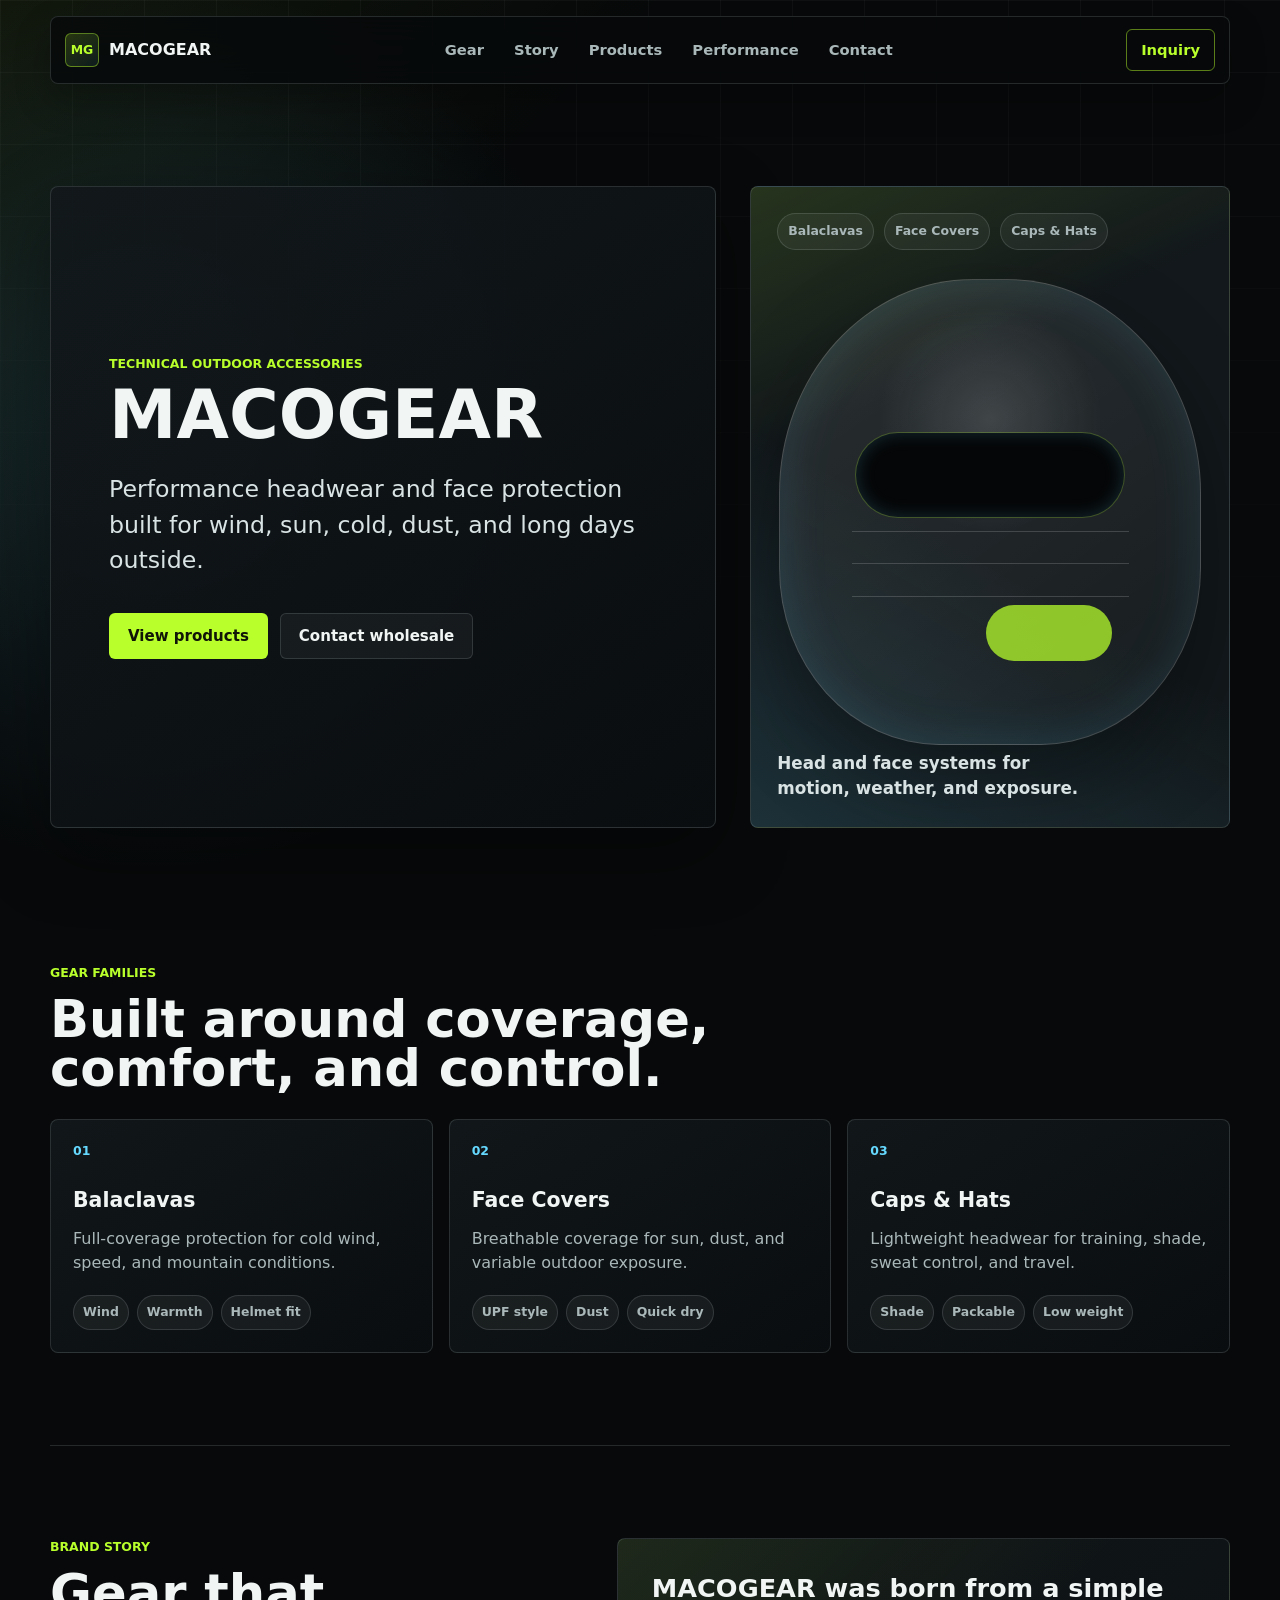
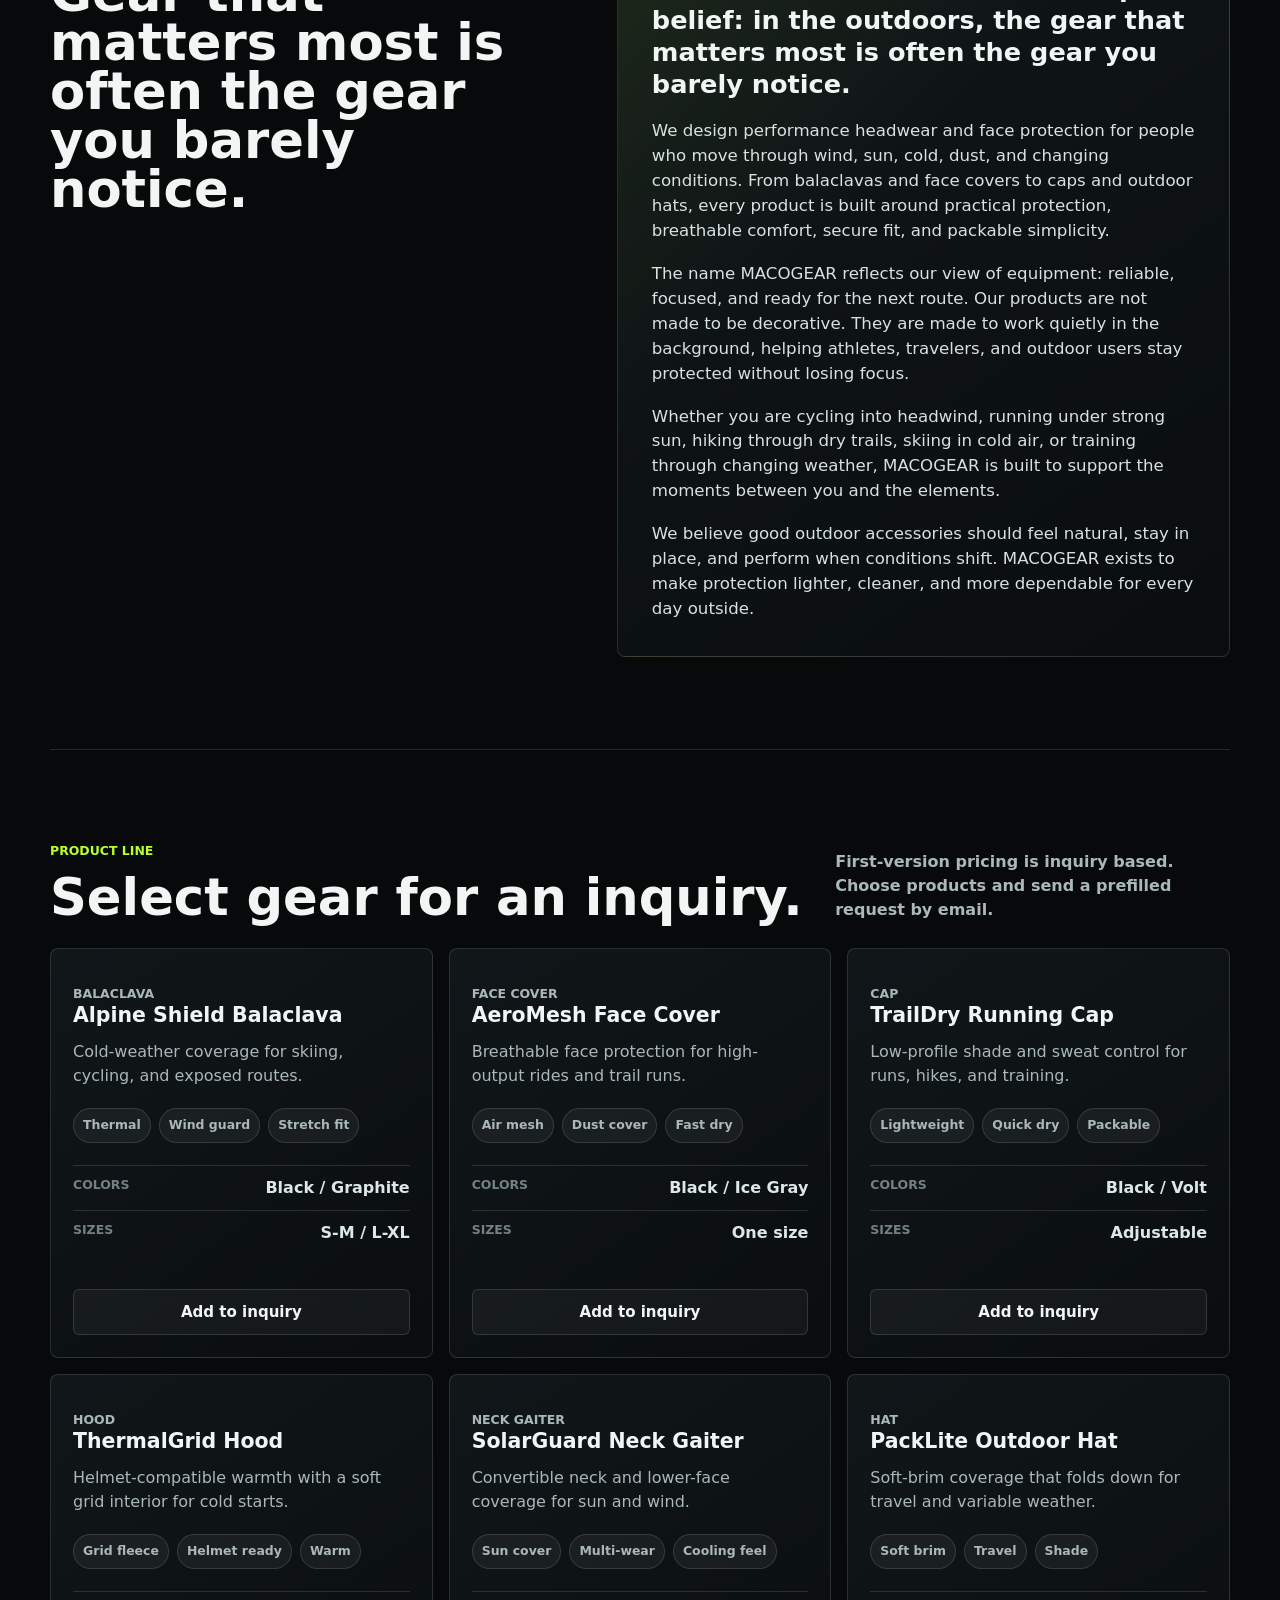
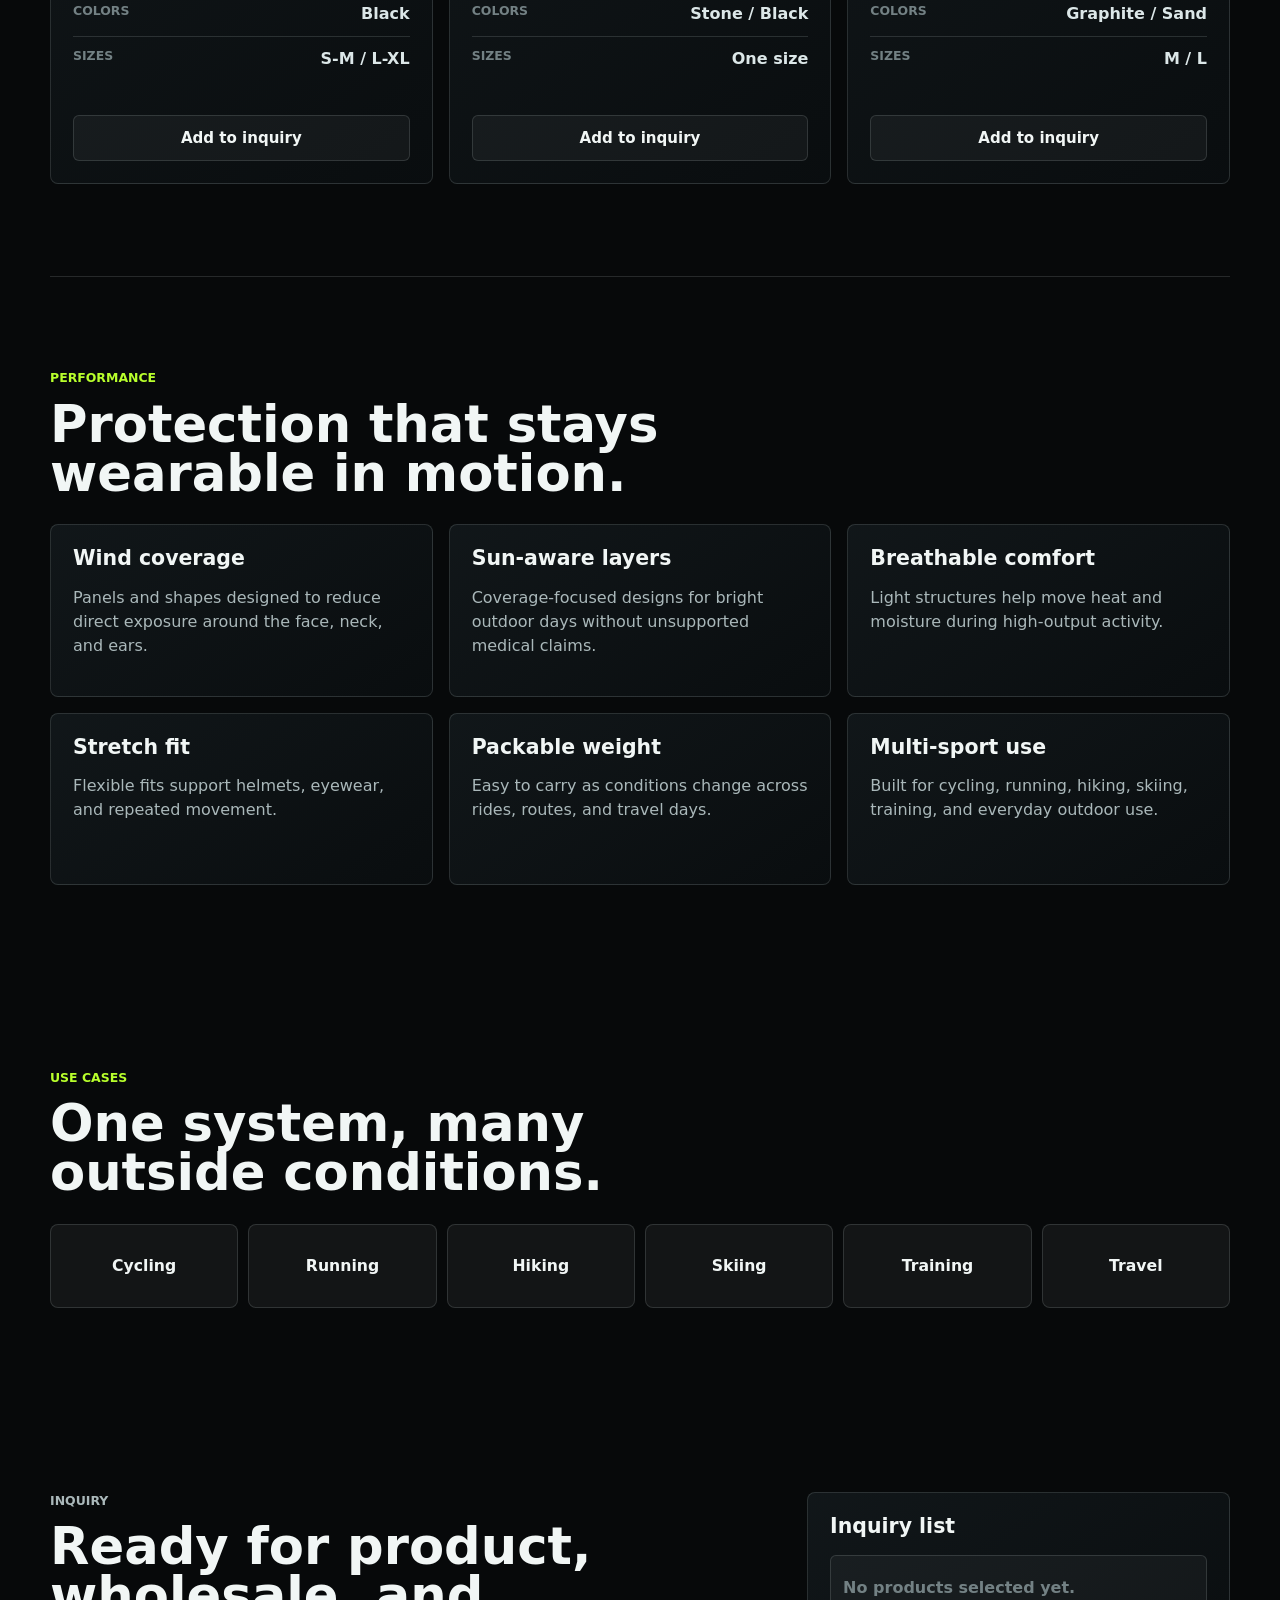
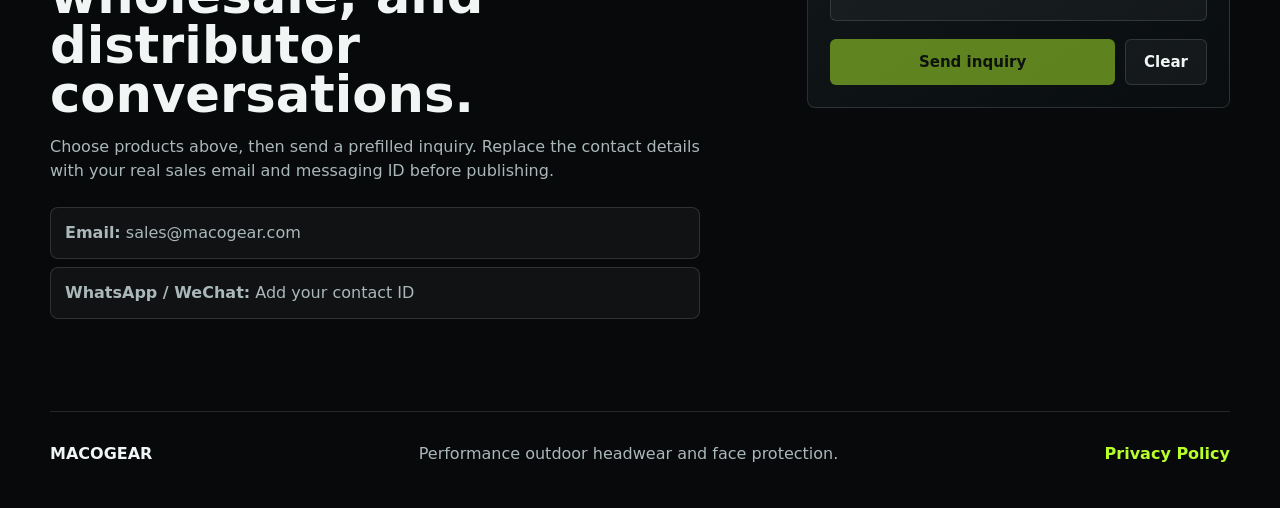
<file: index.html>
<!doctype html>
<html lang="en">
<head>
  <meta charset="utf-8">
  <meta name="viewport" content="width=device-width, initial-scale=1">
  <title>MACOGEAR | Performance Outdoor Headwear</title>
  <meta name="description" content="MACOGEAR designs performance outdoor headwear and face protection for cycling, running, hiking, skiing, and training.">
  <link rel="stylesheet" href="styles.css">
</head>
<body>
  <header class="site-header">
    <a class="brand" href="#top" aria-label="MACOGEAR home">
      <span class="brand-mark">MG</span>
      <span>MACOGEAR</span>
    </a>
    <nav class="site-nav" aria-label="Main navigation">
      <a href="#gear">Gear</a>
      <a href="#story">Story</a>
      <a href="#products">Products</a>
      <a href="#performance">Performance</a>
      <a href="#contact">Contact</a>
    </nav>
    <a class="header-cta" href="#contact">Inquiry</a>
  </header>

  <main id="top">
    <section class="hero" aria-labelledby="hero-title">
      <div class="hero-copy">
        <p class="eyebrow">Technical outdoor accessories</p>
        <h1 id="hero-title">MACOGEAR</h1>
        <p class="hero-lede">Performance headwear and face protection built for wind, sun, cold, dust, and long days outside.</p>
        <div class="hero-actions">
          <a class="button button-primary" href="#products">View products</a>
          <a class="button button-secondary" href="#contact">Contact wholesale</a>
        </div>
      </div>
      <div class="hero-panel" aria-label="MACOGEAR product focus">
        <div class="product-orbit">
          <span>Balaclavas</span>
          <span>Face Covers</span>
          <span>Caps & Hats</span>
        </div>
        <div class="mask-visual" aria-hidden="true">
          <span class="mask-line mask-line-one"></span>
          <span class="mask-line mask-line-two"></span>
          <span class="mask-line mask-line-three"></span>
        </div>
        <p>Head and face systems for motion, weather, and exposure.</p>
      </div>
    </section>

    <section class="section" id="gear" aria-labelledby="gear-title">
      <div class="section-heading">
        <p class="eyebrow">Gear families</p>
        <h2 id="gear-title">Built around coverage, comfort, and control.</h2>
      </div>
      <div class="series-grid">
        <article class="series-card">
          <p class="series-index">01</p>
          <h3>Balaclavas</h3>
          <p>Full-coverage protection for cold wind, speed, and mountain conditions.</p>
          <div class="tag-row"><span>Wind</span><span>Warmth</span><span>Helmet fit</span></div>
        </article>
        <article class="series-card">
          <p class="series-index">02</p>
          <h3>Face Covers</h3>
          <p>Breathable coverage for sun, dust, and variable outdoor exposure.</p>
          <div class="tag-row"><span>UPF style</span><span>Dust</span><span>Quick dry</span></div>
        </article>
        <article class="series-card">
          <p class="series-index">03</p>
          <h3>Caps & Hats</h3>
          <p>Lightweight headwear for training, shade, sweat control, and travel.</p>
          <div class="tag-row"><span>Shade</span><span>Packable</span><span>Low weight</span></div>
        </article>
      </div>
    </section>

    <section class="section story-section" id="story" aria-labelledby="story-title">
      <div class="story-kicker">
        <p class="eyebrow">Brand story</p>
        <h2 id="story-title">Gear that matters most is often the gear you barely notice.</h2>
      </div>
      <div class="story-copy">
        <p>MACOGEAR was born from a simple belief: in the outdoors, the gear that matters most is often the gear you barely notice.</p>
        <p>We design performance headwear and face protection for people who move through wind, sun, cold, dust, and changing conditions. From balaclavas and face covers to caps and outdoor hats, every product is built around practical protection, breathable comfort, secure fit, and packable simplicity.</p>
        <p>The name MACOGEAR reflects our view of equipment: reliable, focused, and ready for the next route. Our products are not made to be decorative. They are made to work quietly in the background, helping athletes, travelers, and outdoor users stay protected without losing focus.</p>
        <p>Whether you are cycling into headwind, running under strong sun, hiking through dry trails, skiing in cold air, or training through changing weather, MACOGEAR is built to support the moments between you and the elements.</p>
        <p>We believe good outdoor accessories should feel natural, stay in place, and perform when conditions shift. MACOGEAR exists to make protection lighter, cleaner, and more dependable for every day outside.</p>
      </div>
    </section>

    <section class="section product-section" id="products" aria-labelledby="products-title">
      <div class="section-heading split">
        <div>
          <p class="eyebrow">Product line</p>
          <h2 id="products-title">Select gear for an inquiry.</h2>
        </div>
        <p>First-version pricing is inquiry based. Choose products and send a prefilled request by email.</p>
      </div>
      <div class="product-grid">
        <article class="product-card" data-product="Alpine Shield Balaclava">
          <p class="product-category">Balaclava</p>
          <h3>Alpine Shield Balaclava</h3>
          <p>Cold-weather coverage for skiing, cycling, and exposed routes.</p>
          <div class="tag-row"><span>Thermal</span><span>Wind guard</span><span>Stretch fit</span></div>
          <dl>
            <div><dt>Colors</dt><dd>Black / Graphite</dd></div>
            <div><dt>Sizes</dt><dd>S-M / L-XL</dd></div>
          </dl>
          <button class="button button-card" type="button" data-add-product="Alpine Shield Balaclava">Add to inquiry</button>
        </article>
        <article class="product-card" data-product="AeroMesh Face Cover">
          <p class="product-category">Face Cover</p>
          <h3>AeroMesh Face Cover</h3>
          <p>Breathable face protection for high-output rides and trail runs.</p>
          <div class="tag-row"><span>Air mesh</span><span>Dust cover</span><span>Fast dry</span></div>
          <dl>
            <div><dt>Colors</dt><dd>Black / Ice Gray</dd></div>
            <div><dt>Sizes</dt><dd>One size</dd></div>
          </dl>
          <button class="button button-card" type="button" data-add-product="AeroMesh Face Cover">Add to inquiry</button>
        </article>
        <article class="product-card" data-product="TrailDry Running Cap">
          <p class="product-category">Cap</p>
          <h3>TrailDry Running Cap</h3>
          <p>Low-profile shade and sweat control for runs, hikes, and training.</p>
          <div class="tag-row"><span>Lightweight</span><span>Quick dry</span><span>Packable</span></div>
          <dl>
            <div><dt>Colors</dt><dd>Black / Volt</dd></div>
            <div><dt>Sizes</dt><dd>Adjustable</dd></div>
          </dl>
          <button class="button button-card" type="button" data-add-product="TrailDry Running Cap">Add to inquiry</button>
        </article>
        <article class="product-card" data-product="ThermalGrid Hood">
          <p class="product-category">Hood</p>
          <h3>ThermalGrid Hood</h3>
          <p>Helmet-compatible warmth with a soft grid interior for cold starts.</p>
          <div class="tag-row"><span>Grid fleece</span><span>Helmet ready</span><span>Warm</span></div>
          <dl>
            <div><dt>Colors</dt><dd>Black</dd></div>
            <div><dt>Sizes</dt><dd>S-M / L-XL</dd></div>
          </dl>
          <button class="button button-card" type="button" data-add-product="ThermalGrid Hood">Add to inquiry</button>
        </article>
        <article class="product-card" data-product="SolarGuard Neck Gaiter">
          <p class="product-category">Neck Gaiter</p>
          <h3>SolarGuard Neck Gaiter</h3>
          <p>Convertible neck and lower-face coverage for sun and wind.</p>
          <div class="tag-row"><span>Sun cover</span><span>Multi-wear</span><span>Cooling feel</span></div>
          <dl>
            <div><dt>Colors</dt><dd>Stone / Black</dd></div>
            <div><dt>Sizes</dt><dd>One size</dd></div>
          </dl>
          <button class="button button-card" type="button" data-add-product="SolarGuard Neck Gaiter">Add to inquiry</button>
        </article>
        <article class="product-card" data-product="PackLite Outdoor Hat">
          <p class="product-category">Hat</p>
          <h3>PackLite Outdoor Hat</h3>
          <p>Soft-brim coverage that folds down for travel and variable weather.</p>
          <div class="tag-row"><span>Soft brim</span><span>Travel</span><span>Shade</span></div>
          <dl>
            <div><dt>Colors</dt><dd>Graphite / Sand</dd></div>
            <div><dt>Sizes</dt><dd>M / L</dd></div>
          </dl>
          <button class="button button-card" type="button" data-add-product="PackLite Outdoor Hat">Add to inquiry</button>
        </article>
      </div>
    </section>

    <section class="section performance" id="performance" aria-labelledby="performance-title">
      <div class="section-heading">
        <p class="eyebrow">Performance</p>
        <h2 id="performance-title">Protection that stays wearable in motion.</h2>
      </div>
      <div class="feature-grid">
        <article><h3>Wind coverage</h3><p>Panels and shapes designed to reduce direct exposure around the face, neck, and ears.</p></article>
        <article><h3>Sun-aware layers</h3><p>Coverage-focused designs for bright outdoor days without unsupported medical claims.</p></article>
        <article><h3>Breathable comfort</h3><p>Light structures help move heat and moisture during high-output activity.</p></article>
        <article><h3>Stretch fit</h3><p>Flexible fits support helmets, eyewear, and repeated movement.</p></article>
        <article><h3>Packable weight</h3><p>Easy to carry as conditions change across rides, routes, and travel days.</p></article>
        <article><h3>Multi-sport use</h3><p>Built for cycling, running, hiking, skiing, training, and everyday outdoor use.</p></article>
      </div>
    </section>

    <section class="section use-cases" aria-labelledby="use-title">
      <div class="section-heading split">
        <div>
          <p class="eyebrow">Use cases</p>
          <h2 id="use-title">One system, many outside conditions.</h2>
        </div>
      </div>
      <div class="case-strip" aria-label="Outdoor use cases">
        <span>Cycling</span>
        <span>Running</span>
        <span>Hiking</span>
        <span>Skiing</span>
        <span>Training</span>
        <span>Travel</span>
      </div>
    </section>

    <section class="section contact" id="contact" aria-labelledby="contact-title">
      <div class="contact-copy">
        <p class="eyebrow">Inquiry</p>
        <h2 id="contact-title">Ready for product, wholesale, and distributor conversations.</h2>
        <p>Choose products above, then send a prefilled inquiry. Replace the contact details with your real sales email and messaging ID before publishing.</p>
        <div class="contact-methods">
          <p><strong>Email:</strong> sales@macogear.com</p>
          <p><strong>WhatsApp / WeChat:</strong> Add your contact ID</p>
        </div>
      </div>
      <aside class="inquiry-panel" aria-labelledby="inquiry-title">
        <h3 id="inquiry-title">Inquiry list</h3>
        <ul id="inquiry-list" class="inquiry-list">
          <li class="empty-state">No products selected yet.</li>
        </ul>
        <div class="inquiry-actions">
          <a class="button button-primary disabled" id="send-inquiry" href="mailto:sales@macogear.com?subject=MACOGEAR%20Product%20Inquiry">Send inquiry</a>
          <button class="button button-secondary" id="clear-inquiry" type="button">Clear</button>
        </div>
      </aside>
    </section>
  </main>

  <footer class="site-footer">
    <p>MACOGEAR</p>
    <p>Performance outdoor headwear and face protection.</p>
    <a href="privacy-policy.html">Privacy Policy</a>
  </footer>

  <script src="script.js"></script>
</body>
</html>
</file>
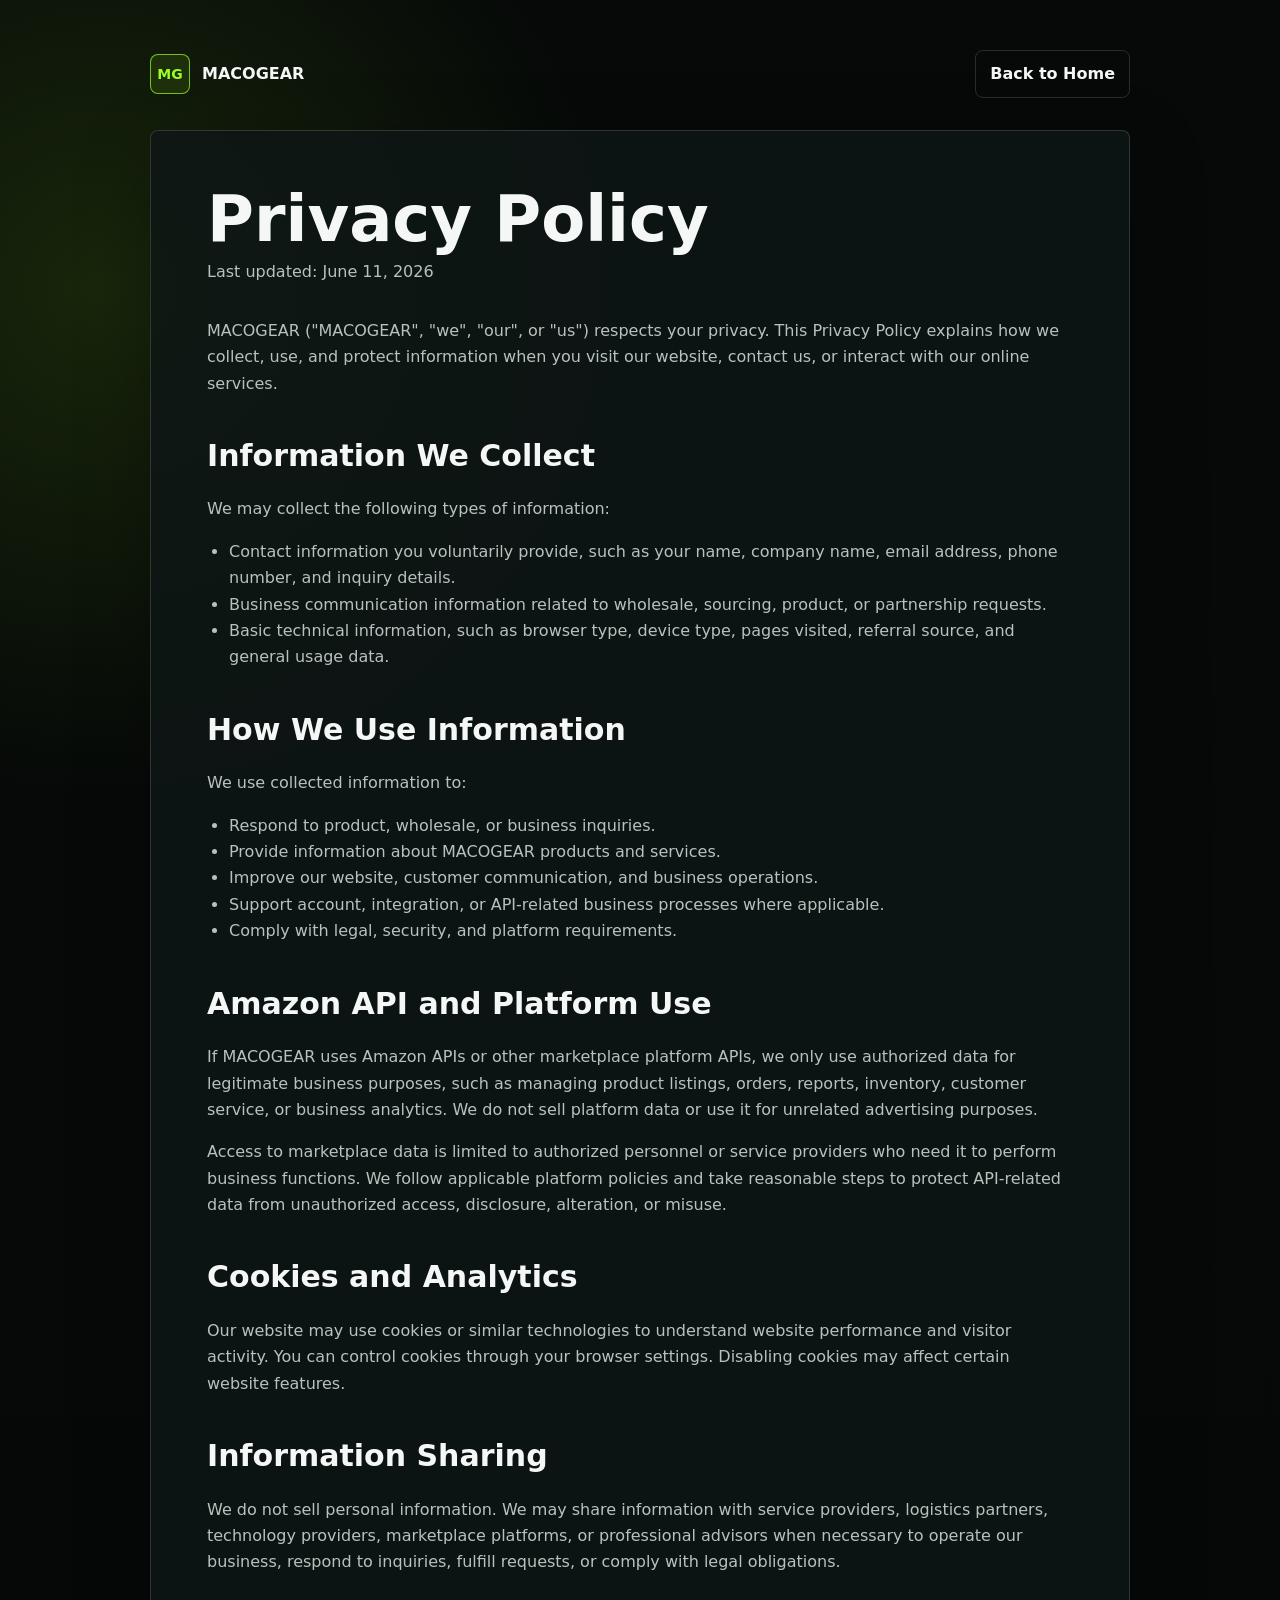
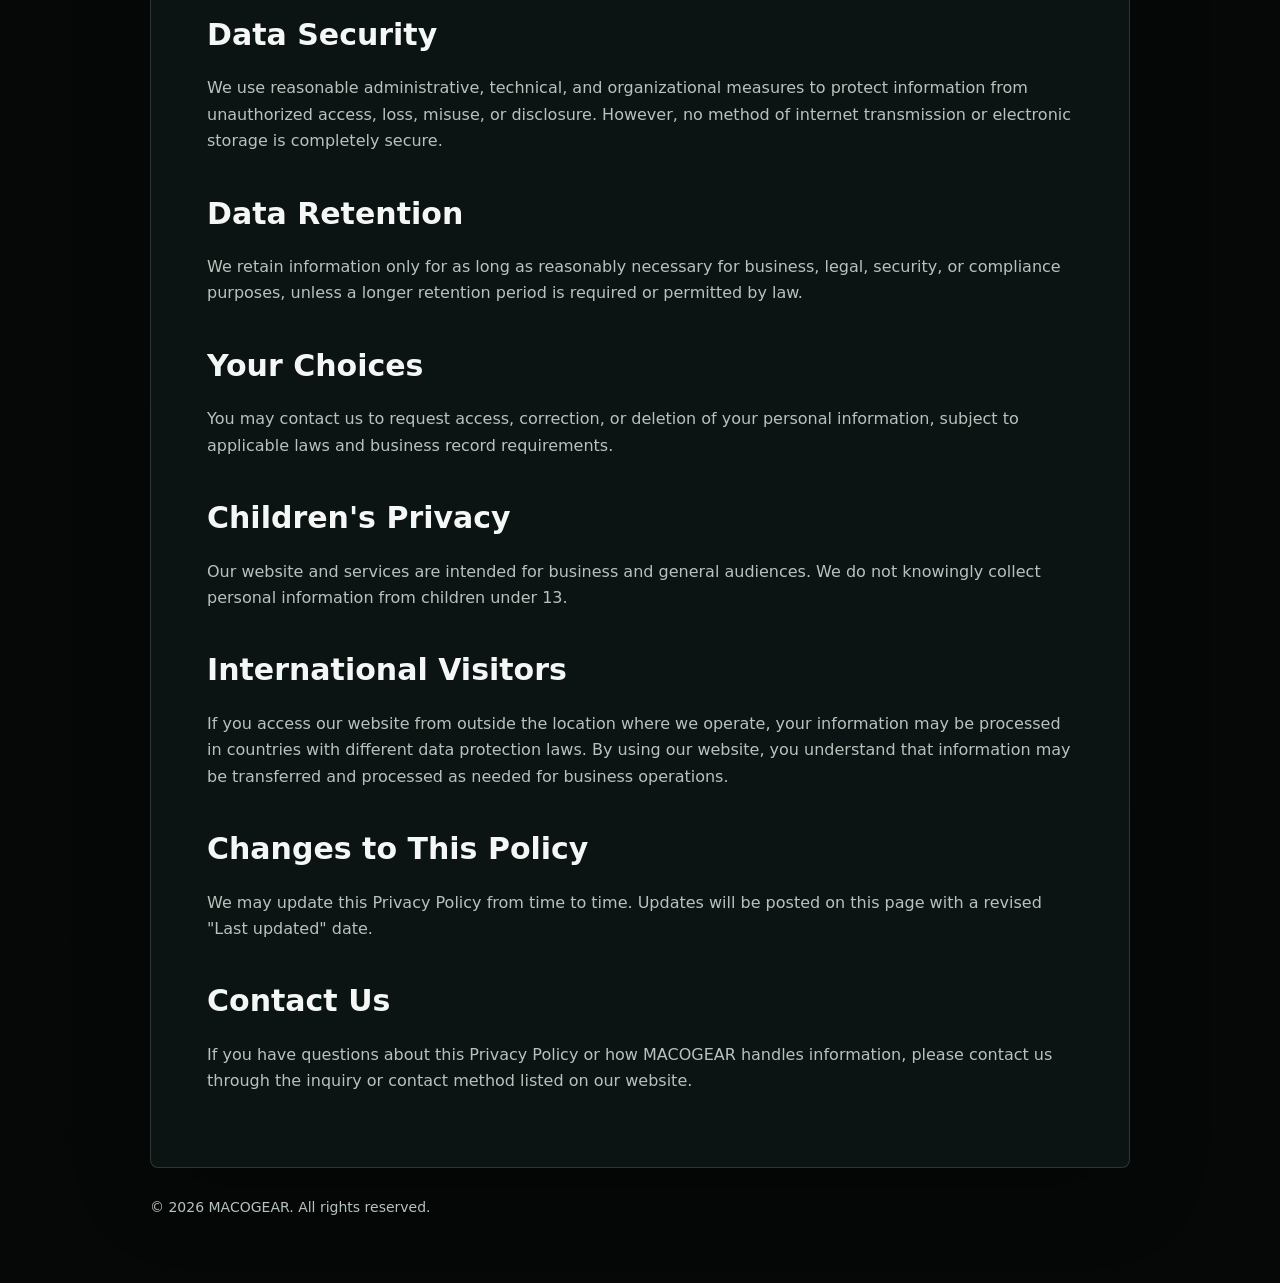
<file: privacy-policy.html>
<!DOCTYPE html>
<html lang="en">
<head>
  <meta charset="UTF-8">
  <meta name="viewport" content="width=device-width, initial-scale=1.0">
  <title>Privacy Policy | MACOGEAR</title>
  <meta name="description" content="Privacy Policy for MACOGEAR, an outdoor sports accessories brand.">
  <style>
    :root {
      color-scheme: dark;
      --bg: #050807;
      --panel: #0e1715;
      --line: rgba(255, 255, 255, 0.14);
      --text: #f4f7f5;
      --muted: #b7c2bd;
      --accent: #9dff21;
    }

    * {
      box-sizing: border-box;
    }

    body {
      margin: 0;
      min-height: 100vh;
      font-family: Inter, ui-sans-serif, system-ui, -apple-system, BlinkMacSystemFont, "Segoe UI", sans-serif;
      line-height: 1.65;
      color: var(--text);
      background:
        radial-gradient(circle at 8% 10%, rgba(157, 255, 33, 0.12), transparent 32rem),
        linear-gradient(180deg, #060908 0%, var(--bg) 100%);
    }

    a {
      color: var(--accent);
    }

    .wrap {
      width: min(980px, calc(100% - 32px));
      margin: 0 auto;
      padding: 32px 0 64px;
    }

    header {
      display: flex;
      align-items: center;
      justify-content: space-between;
      gap: 24px;
      padding: 18px 0 32px;
    }

    .brand {
      display: inline-flex;
      align-items: center;
      gap: 12px;
      color: var(--text);
      text-decoration: none;
      font-weight: 800;
      letter-spacing: 0;
    }

    .mark {
      display: grid;
      width: 40px;
      height: 40px;
      place-items: center;
      border: 1px solid rgba(157, 255, 33, 0.7);
      border-radius: 8px;
      color: var(--accent);
      font-size: 14px;
      font-weight: 900;
      background: rgba(157, 255, 33, 0.1);
    }

    .back {
      padding: 10px 14px;
      border: 1px solid var(--line);
      border-radius: 8px;
      color: var(--text);
      text-decoration: none;
      font-weight: 700;
    }

    main {
      padding: clamp(28px, 5vw, 56px);
      border: 1px solid var(--line);
      border-radius: 8px;
      background: rgba(14, 23, 21, 0.86);
      box-shadow: 0 24px 80px rgba(0, 0, 0, 0.24);
    }

    h1 {
      margin: 0 0 8px;
      font-size: clamp(36px, 7vw, 64px);
      line-height: 1;
      letter-spacing: 0;
    }

    .updated {
      margin: 0 0 32px;
      color: var(--muted);
    }

    h2 {
      margin: 34px 0 10px;
      font-size: clamp(22px, 3vw, 30px);
      letter-spacing: 0;
    }

    p, li {
      color: var(--muted);
      font-size: 16px;
    }

    ul {
      padding-left: 22px;
    }

    footer {
      padding-top: 28px;
      color: var(--muted);
      font-size: 14px;
    }

    @media (max-width: 640px) {
      header {
        align-items: flex-start;
        flex-direction: column;
      }

      .back {
        width: 100%;
        text-align: center;
      }
    }
  </style>
</head>
<body>
  <div class="wrap">
    <header>
      <a class="brand" href="/">
        <span class="mark">MG</span>
        <span>MACOGEAR</span>
      </a>
      <a class="back" href="/">Back to Home</a>
    </header>

    <main>
      <h1>Privacy Policy</h1>
      <p class="updated">Last updated: June 11, 2026</p>

      <p>
        MACOGEAR ("MACOGEAR", "we", "our", or "us") respects your privacy. This Privacy Policy explains how we collect, use, and protect information when you visit our website, contact us, or interact with our online services.
      </p>

      <h2>Information We Collect</h2>
      <p>We may collect the following types of information:</p>
      <ul>
        <li>Contact information you voluntarily provide, such as your name, company name, email address, phone number, and inquiry details.</li>
        <li>Business communication information related to wholesale, sourcing, product, or partnership requests.</li>
        <li>Basic technical information, such as browser type, device type, pages visited, referral source, and general usage data.</li>
      </ul>

      <h2>How We Use Information</h2>
      <p>We use collected information to:</p>
      <ul>
        <li>Respond to product, wholesale, or business inquiries.</li>
        <li>Provide information about MACOGEAR products and services.</li>
        <li>Improve our website, customer communication, and business operations.</li>
        <li>Support account, integration, or API-related business processes where applicable.</li>
        <li>Comply with legal, security, and platform requirements.</li>
      </ul>

      <h2>Amazon API and Platform Use</h2>
      <p>
        If MACOGEAR uses Amazon APIs or other marketplace platform APIs, we only use authorized data for legitimate business purposes, such as managing product listings, orders, reports, inventory, customer service, or business analytics. We do not sell platform data or use it for unrelated advertising purposes.
      </p>
      <p>
        Access to marketplace data is limited to authorized personnel or service providers who need it to perform business functions. We follow applicable platform policies and take reasonable steps to protect API-related data from unauthorized access, disclosure, alteration, or misuse.
      </p>

      <h2>Cookies and Analytics</h2>
      <p>
        Our website may use cookies or similar technologies to understand website performance and visitor activity. You can control cookies through your browser settings. Disabling cookies may affect certain website features.
      </p>

      <h2>Information Sharing</h2>
      <p>
        We do not sell personal information. We may share information with service providers, logistics partners, technology providers, marketplace platforms, or professional advisors when necessary to operate our business, respond to inquiries, fulfill requests, or comply with legal obligations.
      </p>

      <h2>Data Security</h2>
      <p>
        We use reasonable administrative, technical, and organizational measures to protect information from unauthorized access, loss, misuse, or disclosure. However, no method of internet transmission or electronic storage is completely secure.
      </p>

      <h2>Data Retention</h2>
      <p>
        We retain information only for as long as reasonably necessary for business, legal, security, or compliance purposes, unless a longer retention period is required or permitted by law.
      </p>

      <h2>Your Choices</h2>
      <p>
        You may contact us to request access, correction, or deletion of your personal information, subject to applicable laws and business record requirements.
      </p>

      <h2>Children's Privacy</h2>
      <p>
        Our website and services are intended for business and general audiences. We do not knowingly collect personal information from children under 13.
      </p>

      <h2>International Visitors</h2>
      <p>
        If you access our website from outside the location where we operate, your information may be processed in countries with different data protection laws. By using our website, you understand that information may be transferred and processed as needed for business operations.
      </p>

      <h2>Changes to This Policy</h2>
      <p>
        We may update this Privacy Policy from time to time. Updates will be posted on this page with a revised "Last updated" date.
      </p>

      <h2>Contact Us</h2>
      <p>
        If you have questions about this Privacy Policy or how MACOGEAR handles information, please contact us through the inquiry or contact method listed on our website.
      </p>
    </main>

    <footer>
      <span>© 2026 MACOGEAR. All rights reserved.</span>
    </footer>
  </div>
</body>
</html>
</file>
<file: styles.css>
:root {
  color-scheme: dark;
  --bg: #07090a;
  --bg-soft: #0d1113;
  --panel: #12181b;
  --panel-strong: #182126;
  --line: rgba(225, 236, 239, 0.14);
  --text: #f1f6f5;
  --muted: #aab8ba;
  --dim: #738184;
  --accent: #b8ff2c;
  --accent-cool: #66d9ff;
  --danger: #ff6b57;
  --shadow: 0 24px 70px rgba(0, 0, 0, 0.38);
}

* {
  box-sizing: border-box;
}

html {
  scroll-behavior: smooth;
  overflow-x: hidden;
}

body {
  margin: 0;
  min-width: 320px;
  overflow-x: hidden;
  background:
    radial-gradient(circle at 12% 8%, rgba(102, 217, 255, 0.14), transparent 28rem),
    linear-gradient(135deg, rgba(184, 255, 44, 0.06), transparent 30rem),
    var(--bg);
  color: var(--text);
  font-family: Inter, ui-sans-serif, system-ui, -apple-system, BlinkMacSystemFont, "Segoe UI", sans-serif;
  line-height: 1.5;
}

body::before {
  position: fixed;
  inset: 0;
  z-index: -1;
  pointer-events: none;
  content: "";
  background-image:
    linear-gradient(rgba(255, 255, 255, 0.035) 1px, transparent 1px),
    linear-gradient(90deg, rgba(255, 255, 255, 0.035) 1px, transparent 1px);
  background-size: 72px 72px;
  mask-image: linear-gradient(to bottom, black, transparent 78%);
}

a {
  color: inherit;
  text-decoration: none;
}

button,
a {
  -webkit-tap-highlight-color: transparent;
}

.site-header {
  position: sticky;
  top: 0;
  z-index: 20;
  display: grid;
  grid-template-columns: auto 1fr auto;
  align-items: center;
  gap: 24px;
  width: min(1180px, calc(100% - 32px));
  margin: 16px auto 0;
  padding: 12px 14px;
  border: 1px solid var(--line);
  border-radius: 8px;
  background: rgba(7, 9, 10, 0.82);
  box-shadow: 0 16px 36px rgba(0, 0, 0, 0.24);
  backdrop-filter: blur(18px);
}

.brand {
  display: inline-flex;
  align-items: center;
  gap: 10px;
  font-weight: 800;
  letter-spacing: 0;
}

.brand-mark {
  display: grid;
  width: 34px;
  height: 34px;
  place-items: center;
  border: 1px solid rgba(184, 255, 44, 0.42);
  border-radius: 6px;
  background: linear-gradient(145deg, rgba(184, 255, 44, 0.18), rgba(102, 217, 255, 0.08));
  color: var(--accent);
  font-size: 0.78rem;
}

.site-nav {
  display: flex;
  justify-content: center;
  gap: 6px;
}

.site-nav a,
.header-cta {
  border-radius: 6px;
  color: var(--muted);
  font-size: 0.92rem;
  font-weight: 700;
}

.site-nav a {
  padding: 9px 12px;
}

.site-nav a:hover,
.site-nav a:focus-visible {
  background: rgba(255, 255, 255, 0.06);
  color: var(--text);
  outline: none;
}

.header-cta {
  padding: 9px 14px;
  border: 1px solid rgba(184, 255, 44, 0.48);
  color: var(--accent);
}

.hero {
  display: grid;
  grid-template-columns: minmax(0, 1fr) minmax(340px, 0.72fr);
  gap: 34px;
  align-items: stretch;
  width: min(1180px, calc(100% - 32px));
  min-height: min(760px, calc(100svh - 104px));
  margin: 28px auto 0;
  padding: clamp(36px, 6vw, 74px) 0 44px;
}

.hero-copy,
.hero-panel,
.series-card,
.product-card,
.feature-grid article,
.inquiry-panel {
  border: 1px solid var(--line);
  border-radius: 8px;
  background: linear-gradient(145deg, rgba(18, 24, 27, 0.94), rgba(10, 14, 16, 0.94));
}

.hero-copy {
  display: flex;
  flex-direction: column;
  justify-content: center;
  padding: clamp(28px, 5vw, 58px);
  overflow: hidden;
  box-shadow: var(--shadow);
}

.eyebrow {
  margin: 0 0 12px;
  color: var(--accent);
  font-size: 0.78rem;
  font-weight: 900;
  letter-spacing: 0;
  text-transform: uppercase;
}

h1,
h2,
h3,
p {
  overflow-wrap: anywhere;
}

h1 {
  margin: 0;
  font-size: clamp(3rem, 5.3vw, 5rem);
  line-height: 0.86;
  letter-spacing: 0;
  text-transform: uppercase;
  white-space: nowrap;
  overflow-wrap: normal;
}

.hero-lede {
  max-width: 660px;
  margin: 28px 0 0;
  color: #d9e3e4;
  font-size: clamp(1.12rem, 2vw, 1.48rem);
}

.hero-actions {
  display: flex;
  flex-wrap: wrap;
  gap: 12px;
  margin-top: 34px;
}

.button {
  display: inline-flex;
  align-items: center;
  justify-content: center;
  min-height: 46px;
  padding: 0 18px;
  border: 1px solid transparent;
  border-radius: 6px;
  cursor: pointer;
  font: inherit;
  font-size: 0.94rem;
  font-weight: 900;
  transition: transform 160ms ease, border-color 160ms ease, background 160ms ease, color 160ms ease;
}

.button:hover,
.button:focus-visible {
  transform: translateY(-1px);
  outline: none;
}

.button-primary {
  background: var(--accent);
  color: #101507;
}

.button-secondary,
.button-card {
  border-color: var(--line);
  background: rgba(255, 255, 255, 0.045);
  color: var(--text);
}

.button-card {
  width: 100%;
  margin-top: auto;
}

.button-card.is-selected {
  border-color: rgba(184, 255, 44, 0.6);
  background: rgba(184, 255, 44, 0.12);
  color: var(--accent);
}

.button.disabled {
  pointer-events: none;
  opacity: 0.48;
}

.hero-panel {
  position: relative;
  display: flex;
  flex-direction: column;
  justify-content: space-between;
  min-height: 520px;
  padding: 26px;
  overflow: hidden;
  background:
    linear-gradient(155deg, rgba(184, 255, 44, 0.12), transparent 32%),
    linear-gradient(30deg, rgba(102, 217, 255, 0.13), transparent 44%),
    var(--panel);
}

.product-orbit {
  display: flex;
  flex-wrap: wrap;
  gap: 10px;
  position: relative;
  z-index: 2;
}

.product-orbit span,
.tag-row span,
.case-strip span {
  border: 1px solid var(--line);
  border-radius: 999px;
  background: rgba(255, 255, 255, 0.05);
  color: var(--muted);
  font-size: 0.78rem;
  font-weight: 800;
}

.product-orbit span {
  padding: 8px 10px;
}

.mask-visual {
  position: absolute;
  inset: 92px 28px 82px;
  border: 1px solid rgba(255, 255, 255, 0.18);
  border-radius: 46% 46% 38% 38%;
  background:
    radial-gradient(circle at 50% 30%, rgba(241, 246, 245, 0.14), transparent 7rem),
    linear-gradient(145deg, rgba(255, 255, 255, 0.10), rgba(255, 255, 255, 0.02));
  box-shadow: inset 0 0 50px rgba(102, 217, 255, 0.12), 0 34px 80px rgba(0, 0, 0, 0.35);
}

.mask-visual::before {
  position: absolute;
  top: 33%;
  left: 18%;
  width: 64%;
  height: 18%;
  border-radius: 999px;
  background: #050607;
  box-shadow: 0 0 0 1px rgba(184, 255, 44, 0.22), inset 0 0 18px rgba(102, 217, 255, 0.18);
  content: "";
}

.mask-visual::after {
  position: absolute;
  right: 21%;
  bottom: 18%;
  width: 30%;
  height: 12%;
  border-radius: 999px;
  background: rgba(184, 255, 44, 0.74);
  content: "";
}

.mask-line {
  position: absolute;
  left: 17%;
  right: 17%;
  height: 1px;
  background: rgba(255, 255, 255, 0.16);
}

.mask-line-one {
  top: 54%;
}

.mask-line-two {
  top: 61%;
}

.mask-line-three {
  top: 68%;
}

.hero-panel p {
  position: relative;
  z-index: 2;
  max-width: 310px;
  margin: 0;
  color: #d9e3e4;
  font-size: 1.05rem;
  font-weight: 700;
}

.section {
  width: min(1180px, calc(100% - 32px));
  margin: 0 auto;
  padding: clamp(56px, 8vw, 92px) 0;
}

.section-heading {
  max-width: 760px;
  margin-bottom: 26px;
}

.section-heading.split {
  display: grid;
  grid-template-columns: minmax(0, 1fr) minmax(240px, 0.52fr);
  gap: 26px;
  align-items: end;
  max-width: none;
}

.section-heading h2 {
  margin: 0;
  font-size: clamp(2rem, 4vw, 4rem);
  line-height: 0.96;
  letter-spacing: 0;
}

.section-heading p:not(.eyebrow) {
  margin: 0;
  color: var(--muted);
  font-weight: 650;
}

.series-grid,
.product-grid,
.feature-grid {
  display: grid;
  gap: 16px;
}

.series-grid {
  grid-template-columns: repeat(3, minmax(0, 1fr));
}

.series-card,
.product-card,
.feature-grid article {
  padding: 22px;
}

.series-index,
.product-category {
  margin: 0 0 28px;
  color: var(--accent-cool);
  font-size: 0.78rem;
  font-weight: 900;
  text-transform: uppercase;
}

.series-card h3,
.product-card h3,
.feature-grid h3,
.inquiry-panel h3 {
  margin: 0;
  font-size: 1.28rem;
  line-height: 1.1;
}

.series-card p:not(.series-index),
.product-card p,
.feature-grid p,
.contact-copy p {
  color: var(--muted);
}

.tag-row {
  display: flex;
  flex-wrap: wrap;
  gap: 8px;
  margin-top: 20px;
}

.tag-row span,
.case-strip span {
  padding: 7px 9px;
}

.product-section {
  border-top: 1px solid var(--line);
  border-bottom: 1px solid var(--line);
}

.story-section {
  display: grid;
  grid-template-columns: minmax(0, 0.82fr) minmax(320px, 1fr);
  gap: clamp(24px, 5vw, 64px);
  align-items: start;
  border-top: 1px solid var(--line);
}

.story-kicker {
  position: sticky;
  top: 104px;
}

.story-kicker h2 {
  margin: 0;
  font-size: clamp(2rem, 4vw, 4rem);
  line-height: 0.96;
  letter-spacing: 0;
}

.story-copy {
  display: grid;
  gap: 18px;
  padding: clamp(22px, 4vw, 34px);
  border: 1px solid var(--line);
  border-radius: 8px;
  background:
    linear-gradient(135deg, rgba(184, 255, 44, 0.08), transparent 38%),
    linear-gradient(145deg, rgba(18, 24, 27, 0.94), rgba(10, 14, 16, 0.94));
}

.story-copy p {
  margin: 0;
  color: #d7e2e3;
  font-size: 1.04rem;
}

.story-copy p:first-child {
  color: var(--text);
  font-size: clamp(1.24rem, 2vw, 1.62rem);
  font-weight: 850;
  line-height: 1.25;
}

.product-grid {
  grid-template-columns: repeat(3, minmax(0, 1fr));
}

.product-card {
  display: flex;
  min-height: 410px;
  flex-direction: column;
}

.product-card p {
  margin: 14px 0 0;
}

.product-card dl {
  display: grid;
  gap: 10px;
  margin: 22px 0 20px;
}

.product-card dl div {
  display: flex;
  justify-content: space-between;
  gap: 16px;
  padding-top: 10px;
  border-top: 1px solid var(--line);
}

.product-card dt {
  color: var(--dim);
  font-size: 0.78rem;
  font-weight: 900;
  text-transform: uppercase;
}

.product-card dd {
  margin: 0;
  color: #dce7e8;
  font-weight: 750;
  text-align: right;
}

.feature-grid {
  grid-template-columns: repeat(3, minmax(0, 1fr));
}

.feature-grid article {
  min-height: 172px;
}

.case-strip {
  display: grid;
  grid-template-columns: repeat(6, minmax(0, 1fr));
  gap: 10px;
}

.case-strip span {
  display: grid;
  min-height: 84px;
  place-items: center;
  border-radius: 8px;
  color: var(--text);
  font-size: 0.98rem;
}

.contact {
  display: grid;
  grid-template-columns: minmax(0, 1fr) minmax(320px, 0.58fr);
  gap: 28px;
  align-items: start;
}

.contact-copy h2 {
  margin: 0;
  max-width: 720px;
  font-size: clamp(2rem, 4vw, 4.4rem);
  line-height: 0.96;
}

.contact-copy p {
  max-width: 650px;
}

.contact-methods {
  display: grid;
  gap: 8px;
  margin-top: 24px;
}

.contact-methods p {
  margin: 0;
  padding: 13px 14px;
  border: 1px solid var(--line);
  border-radius: 8px;
  background: rgba(255, 255, 255, 0.04);
}

.inquiry-panel {
  position: sticky;
  top: 104px;
  padding: 22px;
}

.inquiry-list {
  display: grid;
  gap: 10px;
  min-height: 66px;
  margin: 18px 0;
  padding: 0;
  list-style: none;
}

.inquiry-list li {
  display: flex;
  align-items: center;
  justify-content: space-between;
  gap: 12px;
  padding: 11px 12px;
  border: 1px solid var(--line);
  border-radius: 6px;
  color: #dce7e8;
  background: rgba(255, 255, 255, 0.04);
  font-weight: 750;
}

.inquiry-list .empty-state {
  color: var(--dim);
  font-weight: 700;
}

.remove-product {
  display: inline-grid;
  width: 30px;
  height: 30px;
  flex: 0 0 auto;
  place-items: center;
  border: 1px solid rgba(255, 255, 255, 0.16);
  border-radius: 5px;
  background: rgba(255, 255, 255, 0.03);
  color: var(--muted);
  cursor: pointer;
  font: inherit;
  font-weight: 900;
}

.remove-product:hover,
.remove-product:focus-visible {
  border-color: rgba(255, 107, 87, 0.5);
  color: var(--danger);
  outline: none;
}

.inquiry-actions {
  display: grid;
  grid-template-columns: 1fr auto;
  gap: 10px;
}

.site-footer {
  display: flex;
  align-items: center;
  justify-content: space-between;
  gap: 16px;
  width: min(1180px, calc(100% - 32px));
  margin: 0 auto;
  padding: 30px 0 42px;
  border-top: 1px solid var(--line);
  color: var(--muted);
}

.site-footer p {
  margin: 0;
}

.site-footer p:first-child {
  color: var(--text);
  font-weight: 900;
}

.site-footer a {
  color: var(--accent);
  font-weight: 800;
}

.site-footer a:hover,
.site-footer a:focus-visible {
  text-decoration: underline;
  outline: none;
}

@media (max-width: 980px) {
  .site-header {
    grid-template-columns: 1fr auto;
  }

  .site-nav {
    grid-column: 1 / -1;
    grid-row: 2;
    justify-content: flex-start;
    overflow-x: auto;
    padding-top: 4px;
  }

  .hero,
  .contact,
  .story-section {
    grid-template-columns: 1fr;
  }

  .hero {
    min-height: auto;
    padding-top: 28px;
  }

  .hero-panel {
    min-height: 430px;
  }

  .series-grid,
  .product-grid,
  .feature-grid {
    grid-template-columns: repeat(2, minmax(0, 1fr));
  }

  .section-heading.split {
    grid-template-columns: 1fr;
  }

  .case-strip {
    grid-template-columns: repeat(3, minmax(0, 1fr));
  }

  .inquiry-panel {
    position: static;
  }

  .story-kicker {
    position: static;
  }
}

@media (max-width: 680px) {
  .site-header {
    width: min(340px, calc(100vw - 20px));
    max-width: min(340px, calc(100vw - 20px));
    margin-right: 10px;
    margin-left: 10px;
    margin-top: 10px;
    gap: 10px;
    padding: 10px;
  }

  .brand {
    font-size: 0.94rem;
  }

  .header-cta {
    display: none;
  }

  .site-nav a {
    padding: 8px 4px;
    font-size: 0.84rem;
    text-align: center;
  }

  .site-nav {
    display: grid;
    grid-template-columns: repeat(2, minmax(0, 1fr));
    width: 100%;
    gap: 4px;
    overflow: visible;
  }

  .hero,
  .section,
  .site-footer {
    width: min(340px, calc(100vw - 20px));
    max-width: min(340px, calc(100vw - 20px));
    margin-right: 10px;
    margin-left: 10px;
  }

  .hero-copy {
    padding: 26px 20px;
    overflow: visible;
  }

  .hero-copy,
  .hero-panel {
    min-width: 0;
  }

  .hero-lede,
  .section-heading,
  .section-heading h2,
  .story-kicker h2,
  .contact-copy h2 {
    width: 100%;
    max-width: 100%;
  }

  .hero-lede {
    font-size: 1rem;
  }

  h1 {
    font-size: clamp(2.3rem, 10vw, 2.75rem);
  }

  .hero-actions,
  .inquiry-actions {
    grid-template-columns: 1fr;
  }

  .hero-actions {
    display: grid;
  }

  .hero-actions .button {
    width: 100%;
  }

  .hero-panel {
    min-height: 360px;
    padding: 18px;
  }

  .mask-visual {
    inset: 84px 22px 70px;
  }

  .series-grid,
  .product-grid,
  .feature-grid,
  .case-strip {
    grid-template-columns: 1fr;
  }

  .series-card,
  .product-card,
  .story-copy,
  .feature-grid article,
  .inquiry-panel {
    padding: 18px;
  }

  .product-card {
    min-height: 0;
  }

  .case-strip span {
    min-height: 58px;
  }

  .site-footer {
    flex-direction: column;
  }
}
</file>
